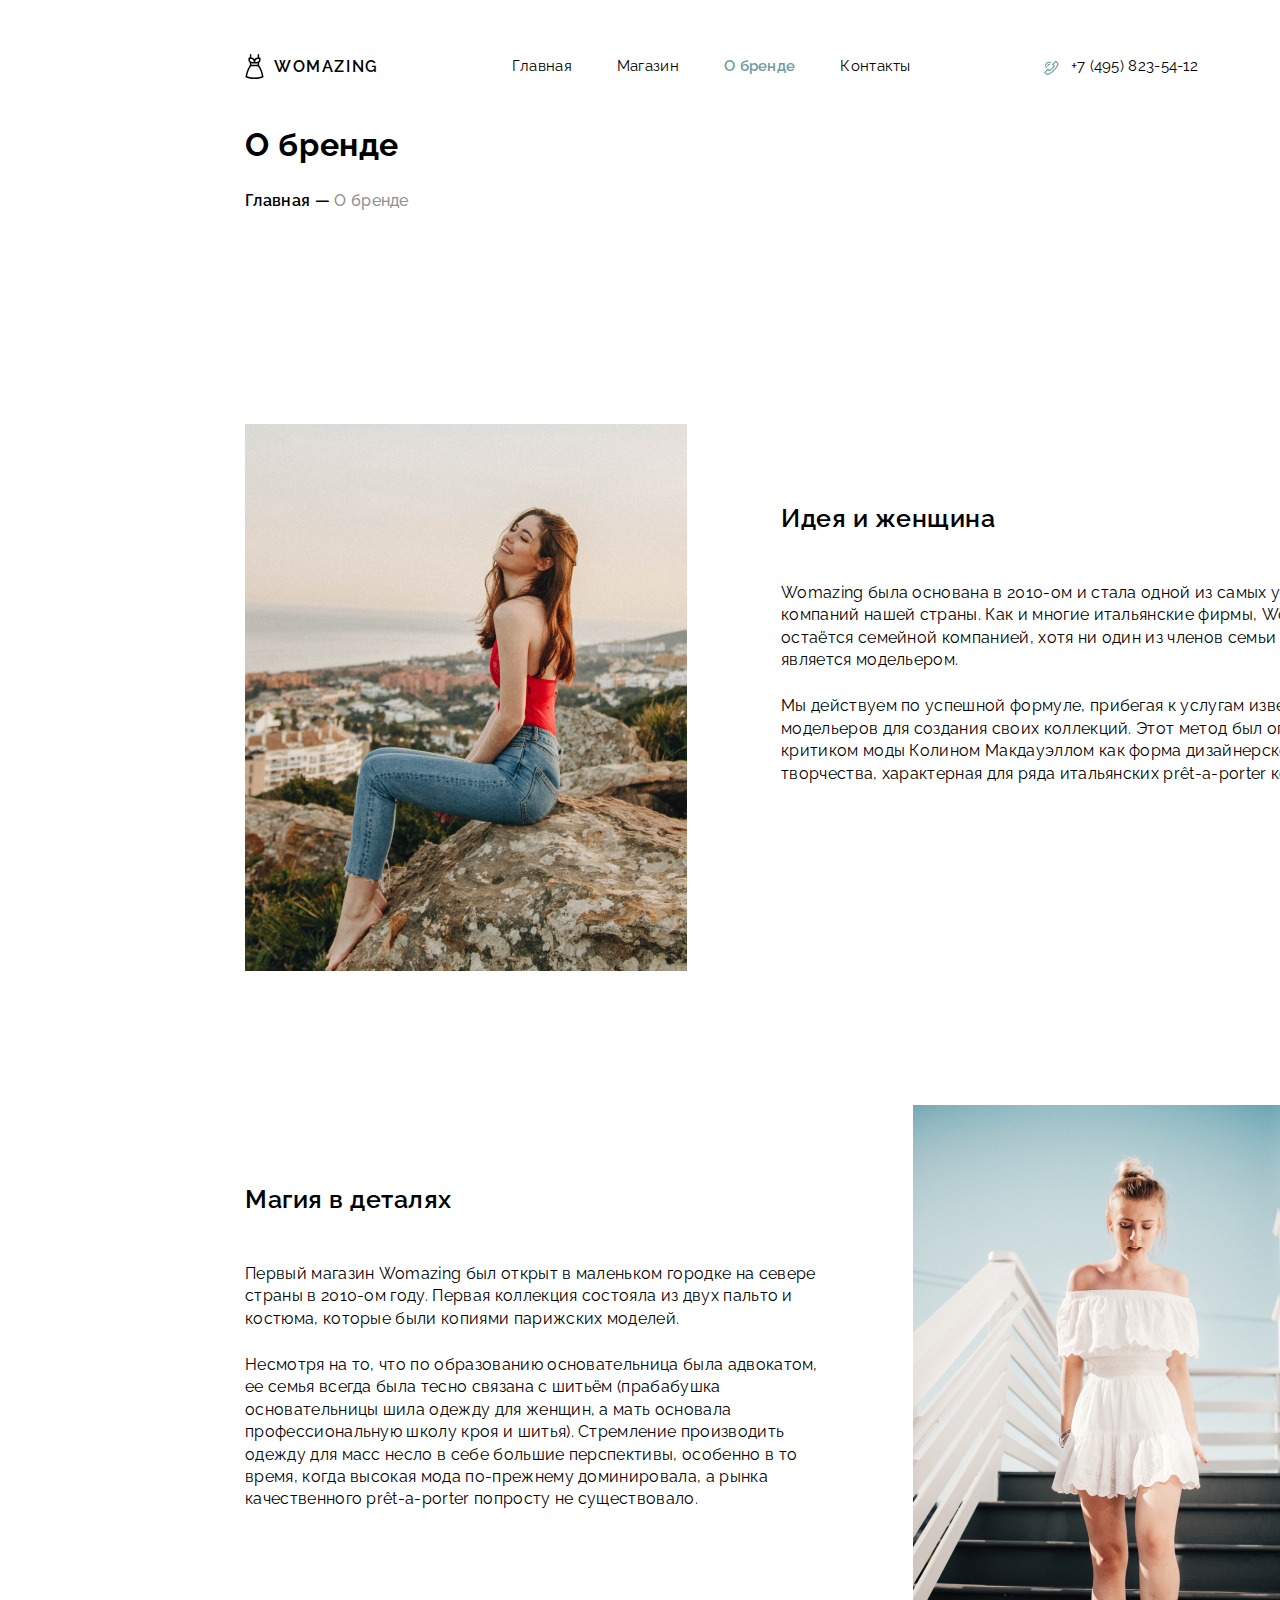
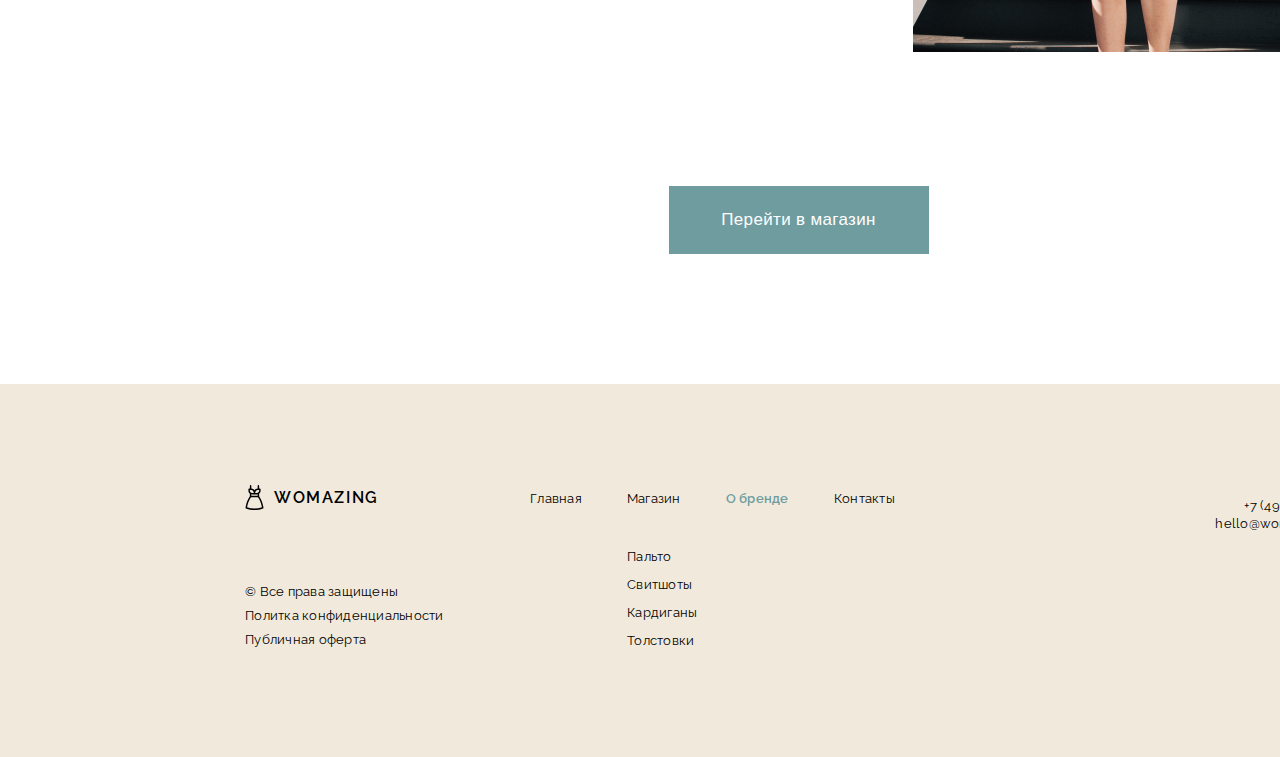
<file: about.html>
<!DOCTYPE html>
<html lang="en">
<head>
    <meta charset="UTF-8">
    <title>WOMAZING</title>
    <link href="https://fonts.googleapis.com/css2?family=Raleway&display=swap" rel="stylesheet">
    <link rel="stylesheet" href="main.css">
    <link rel="stylesheet" href="about.css">
</head>
<body>
<header>
    <div class="logo">
        <object class="logo" type="image/svg+xml" data="img/icons/dress.svg">Your browser does not support SVGs</object>
        <p class="logo">WOMAZING</p>
    </div>
    <nav class="main-navbar">
        <ul>
            <li><a href="main.html">Главная</a></li>
            <li><a href="shop_page.html">Магазин</a></li>
            <li class="active-link">О бренде</li>
            <li><a href="contacts.html">Контакты</a></li>
        </ul>
    </nav>
    <div class="tel">
        <object class="tel" type="image/svg+xml" data="img/icons/phone.svg">Your browser does not support SVGs</object>
        <p>+7 (495) 823-54-12</p>
    </div>
    <div class="shop-cart">
        <a href="cart.html"><img src="img/icons/shop-card.svg" alt=""></a>
    </div>
</header>

<h1>О бренде</h1>
<div class="nav_scrums">
    <p>Главная</p>
    <p>&mdash;</p>
    <p class="active_scrum">О бренде</p>
</div>

<article>
    <div class="picture">
        <img src="img/about-1.png" alt="">
    </div>
    <div class="txt">
        <h3>Идея и женщина</h3>
        <p class="content">
            Womazing была основана в 2010-ом и стала одной из самых успешных компаний нашей страны. Как и многие итальянские фирмы, Womazing остаётся семейной компанией, хотя ни один из членов семьи не является модельером.
        </p>
        <p class="content">
            Мы действуем по успешной формуле, прибегая к услугам известных модельеров для создания своих коллекций. Этот метод был описан критиком моды Колином Макдауэллом как форма дизайнерского со-творчества, характерная для ряда итальянских prêt-a-porter компаний.
        </p>
    </div>
</article>

<article>
    <div class="txt">
        <h3>Магия в деталях</h3>
        <p class="content">
            Первый магазин Womazing был открыт в маленьком городке на севере страны в 2010-ом году. Первая коллекция состояла из двух пальто и костюма, которые были копиями парижских моделей.
        </p>
        <p class="content">
            Несмотря на то, что по образованию основательница была адвокатом, ее семья всегда была тесно связана с шитьём (прабабушка основательницы шила одежду для женщин, а мать основала профессиональную школу кроя и шитья). Стремление производить одежду для масс несло в себе большие перспективы, особенно в то время, когда высокая мода по-прежнему доминировала, а рынка качественного prêt-a-porter попросту не существовало.
        </p>
    </div>
    <div class="picture">
        <img src="img/about-2.png" alt="">
    </div>
</article>

<button class="open-shop"><a href="shop_page.html">Перейти в магазин</a></button>

<footer>
    <div class="footer-left">
        <div class="logo">
            <object class="logo" type="image/svg+xml" data="img/icons/dress.svg">Your browser does not support SVGs
            </object>
            <p class="logo">WOMAZING</p>
        </div>
        <div class="rights">
            <p>&copy; Все права защищены</p>
            <p>Политка конфиденциальности</p>
            <p>Публичная оферта</p>
        </div>
    </div>

    <div class="footer-center">
        <nav class="footer-navbar">
            <ul>
                <li><a href="main.html" >Главная</a></li>
                <li><a href="shop_page.html">Магазин</a></li>
                <li class="active-link">О бренде</li>
                <li><a href="contacts.html">Контакты</a></li>
            </ul>
        </nav>
        <ul class="categories">
            <li><a href="#">Пальто</a></li>
            <li><a href="#">Свитшоты</a></li>
            <li><a href="#">Кардиганы</a></li>
            <li><a href="#">Толстовки</a></li>
        </ul>
    </div>

    <div class="footer-right">
        <div class="contacts">
            <p>+7 (495) 823-54-12</p>
            <p>hello@womazing.com</p>
        </div>
        <div class="socials">
            <object class="inst" type="image/svg+xml" data="img/icons/instagram.svg">Your browser does not support
                SVGs
            </object>
            <object class="facebook" type="image/svg+xml" data="img/icons/facebook.svg">Your browser does not support
                SVGs
            </object>
            <object class="twitter" type="image/svg+xml" data="img/icons/twitter.svg">Your browser does not support
                SVGs
            </object>
        </div>
        <img class="payment" src="img/visa-mc.png" alt="">
    </div>
</footer>

</body>
</html>
</file>
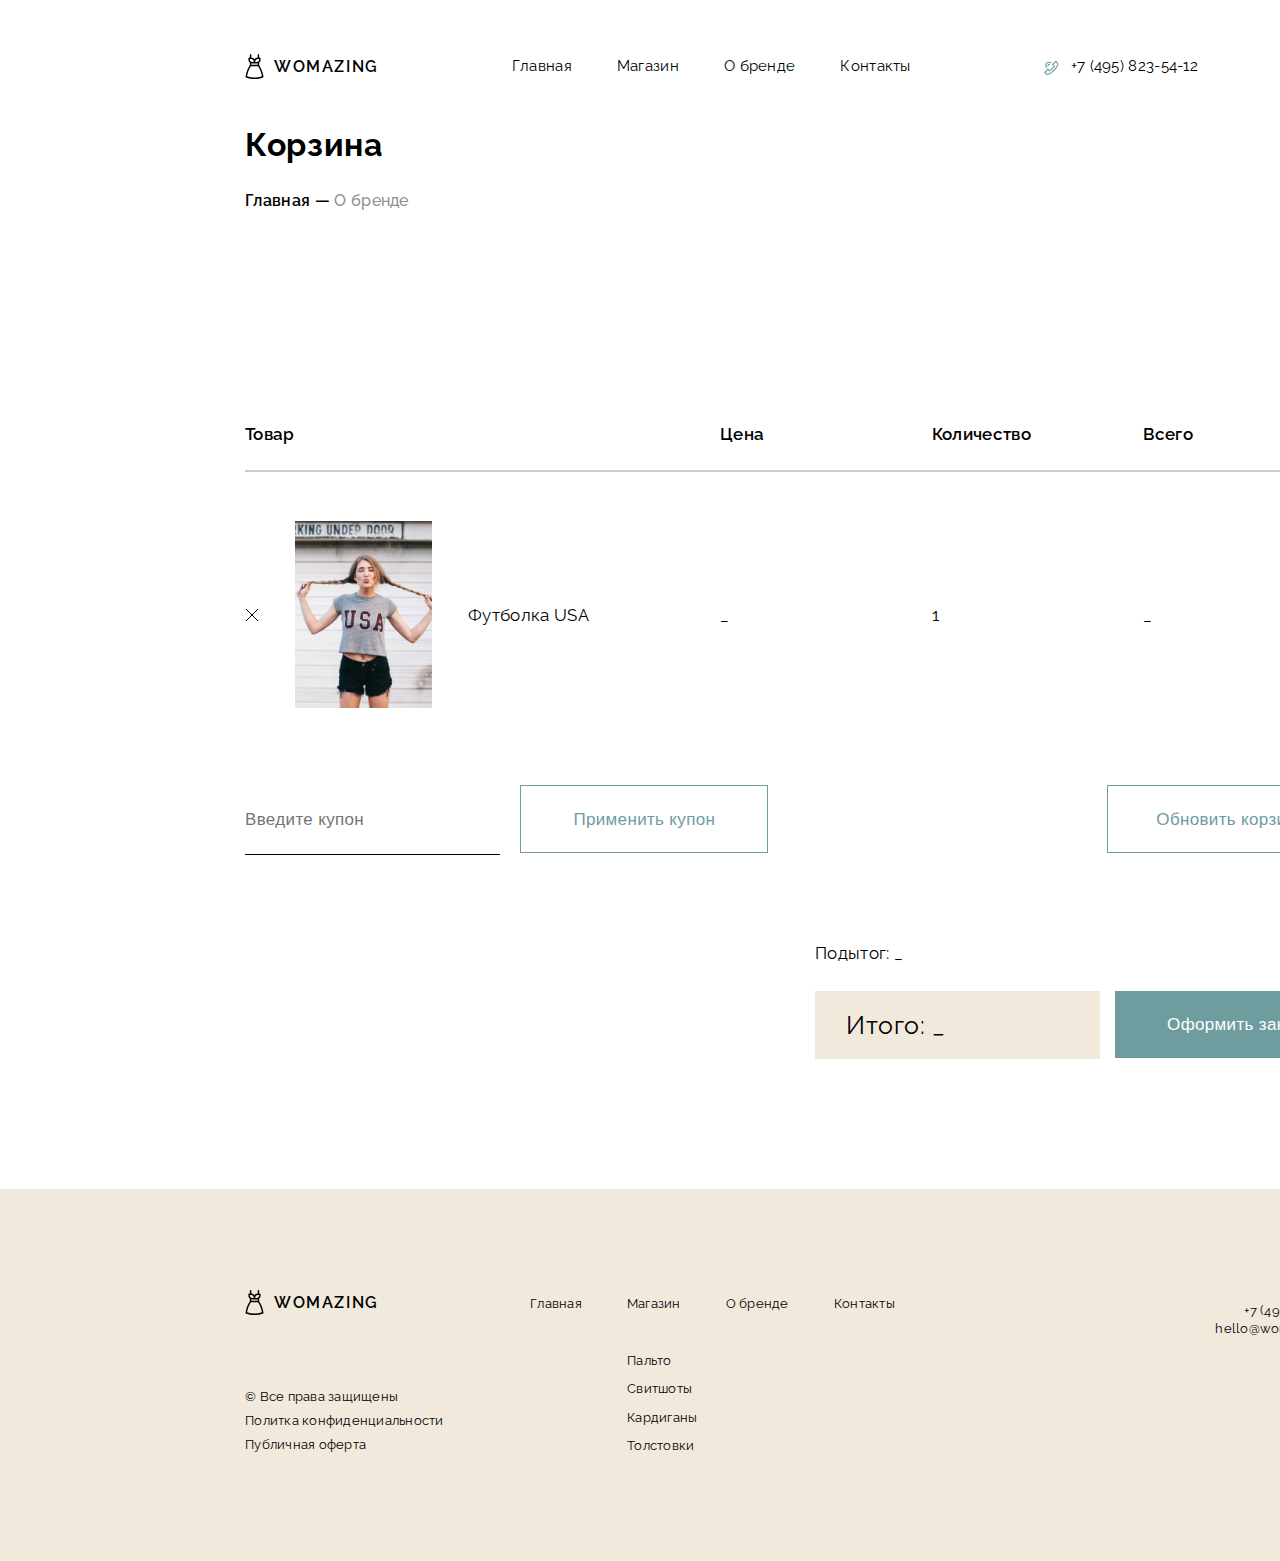
<file: cart.html>
<!DOCTYPE html>
<html lang="en">
<head>
    <meta charset="UTF-8">
    <title>WOMAZING</title>
    <link href="https://fonts.googleapis.com/css2?family=Raleway&display=swap" rel="stylesheet">
    <link rel="stylesheet" href="main.css">
    <link rel="stylesheet" href="cart.css">
</head>
<body>

<header>
    <div class="logo">
        <object class="logo" type="image/svg+xml" data="img/icons/dress.svg">Your browser does not support SVGs</object>
        <p class="logo">WOMAZING</p>
    </div>
    <nav class="main-navbar">
        <ul>
            <li><a href="main.html">Главная</a></li>
            <li><a href="shop_page.html">Магазин</a></li>
            <li><a href="about.html">О бренде</a></li>
            <li><a href="contacts.html">Контакты</a></li>
        </ul>
    </nav>
    <div class="tel">
        <object class="tel" type="image/svg+xml" data="img/icons/phone.svg">Your browser does not support SVGs</object>
        <p>+7 (495) 823-54-12</p>
    </div>
    <div class="shop-cart">
        <img src="img/icons/shop-cart.svg" alt="">
    </div>
</header>

<h1>Корзина</h1>
<div class="nav_scrums">
    <p>Главная</p>
    <p>&mdash;</p>
    <p class="active_scrum">О бренде</p>
</div>

<div class="cart-names">
    <p>Товар</p>
    <p>Цена</p>
    <p>Количество</p>
    <p>Всего</p>
</div>

<hr>

<div class="cart-values">
    <p class="item">
        <object class="shop-cart" type="image/svg+xml" data="img/icons/cross.svg">Your browser does not support SVGs>
        </object>
        <img src="img/new-collection1.png" alt="товар">
        Футболка USA
    </p>
    <p class="cost">_</p>
    <p class="amount">1</p>
    <p class="cost-sum">_</p>
</div>

<div class="cart-actions">
    <input type="text" placeholder="Введите купон">
    <button>Применить купон</button>
    <button>Обновить корзину</button>
</div>
<div class="cart-cost">
    <p>Подытог: _</p>
    <div>
        <p>Итого: _</p>
        <button><a href="checkout.html">Оформить заказ</a></button>
    </div>
</div>


<footer>
    <div class="footer-left">
        <div class="logo">
            <object class="logo" type="image/svg+xml" data="img/icons/dress.svg">Your browser does not support SVGs
            </object>
            <p class="logo">WOMAZING</p>
        </div>
        <div class="rights">
            <p>&copy; Все права защищены</p>
            <p>Политка конфиденциальности</p>
            <p>Публичная оферта</p>
        </div>
    </div>

    <div class="footer-center">
        <nav class="footer-navbar">
            <ul>
                <li><a href="main.html">Главная</a></li>
                <li><a href="shop_page.html">Магазин</a></li>
                <li><a href="about.html">О бренде</a></li>
                <li><a href="contacts.html">Контакты</a></li>
            </ul>
        </nav>
        <ul class="categories">
            <li><a href="#">Пальто</a></li>
            <li><a href="#">Свитшоты</a></li>
            <li><a href="#">Кардиганы</a></li>
            <li><a href="#">Толстовки</a></li>
        </ul>
    </div>

    <div class="footer-right">
        <div class="contacts">
            <p>+7 (495) 823-54-12</p>
            <p>hello@womazing.com</p>
        </div>
        <div class="socials">
            <object class="inst" type="image/svg+xml" data="img/icons/instagram.svg">Your browser does not support
                SVGs
            </object>
            <object class="facebook" type="image/svg+xml" data="img/icons/facebook.svg">Your browser does not support
                SVGs
            </object>
            <object class="twitter" type="image/svg+xml" data="img/icons/twitter.svg">Your browser does not support
                SVGs
            </object>
        </div>
        <img class="payment" src="img/visa-mc.png" alt="">
    </div>
</footer>


</body>
</html>
</file>
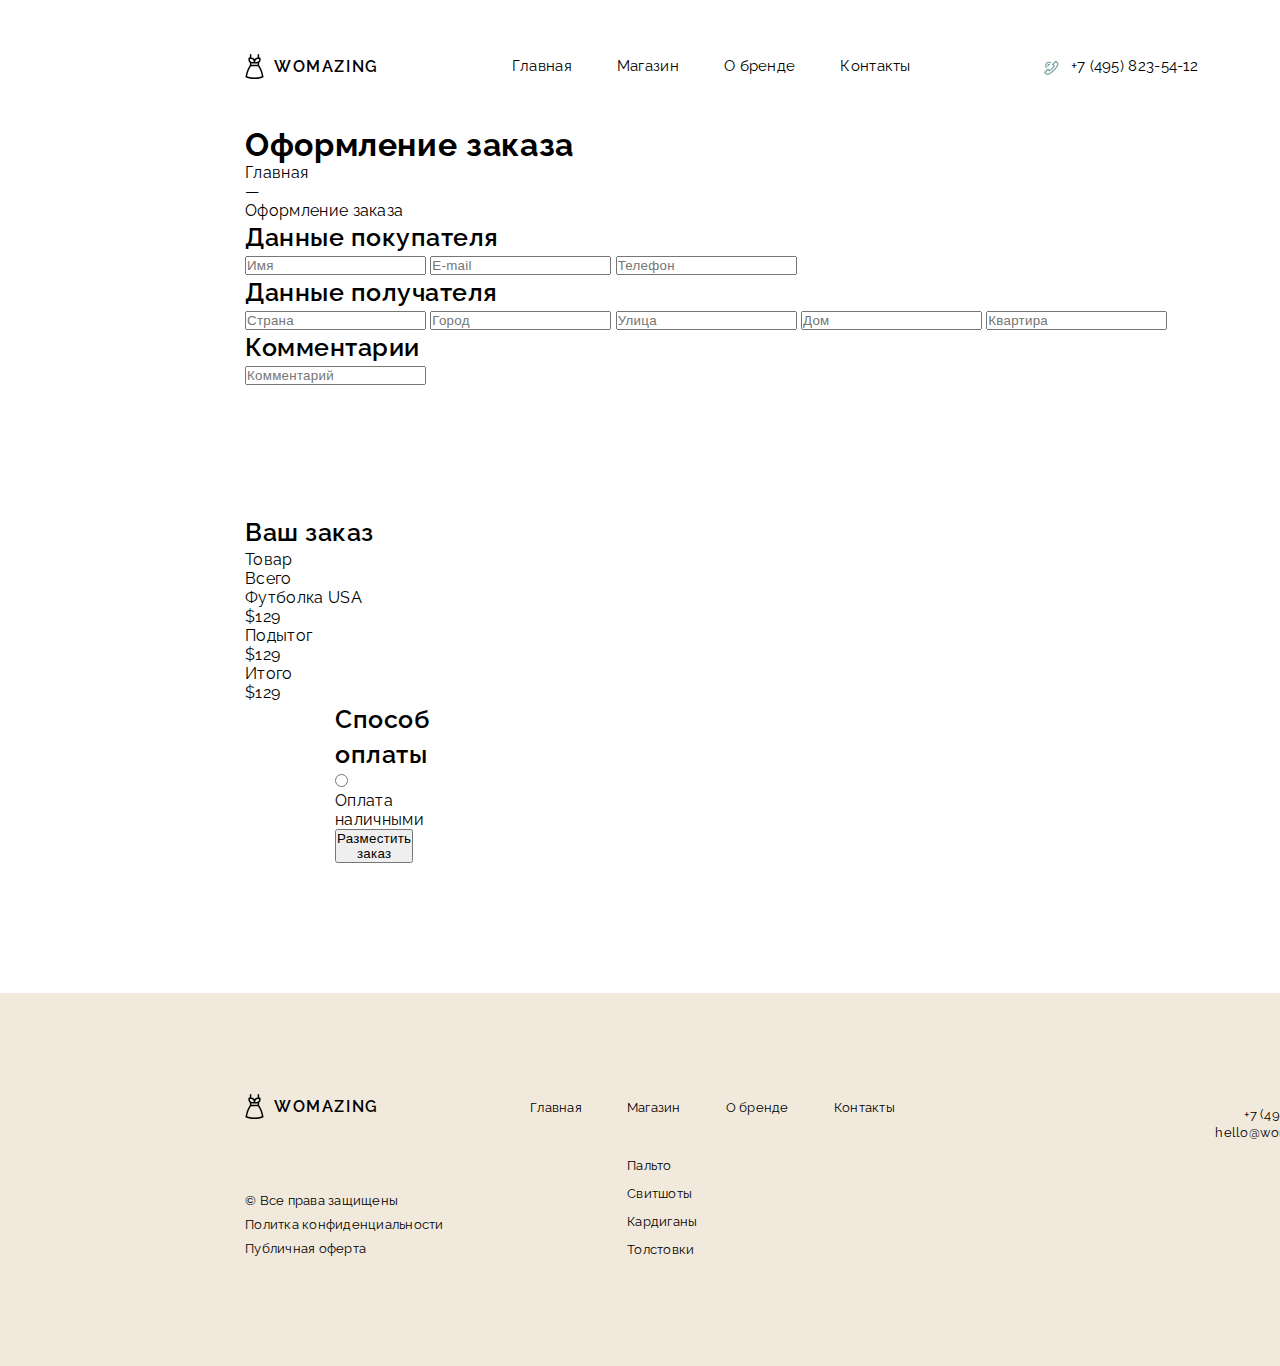
<file: checkout.html>
<!DOCTYPE html>
<html lang="en">
<head>
    <meta charset="UTF-8">
    <title>WOMAZING</title>
    <link href="https://fonts.googleapis.com/css2?family=Raleway&display=swap" rel="stylesheet">
    <link rel="stylesheet" href="main.css">
    <link rel="stylesheet" href="checkout.css">
</head>
<body>

<header>
    <div class="logo">
        <object class="logo" type="image/svg+xml" data="img/icons/dress.svg">Your browser does not support SVGs</object>
        <p class="logo">WOMAZING</p>
    </div>
    <nav class="main-navbar">
        <ul>
            <li><a href="main.html">Главная</a></li>
            <li><a href="shop_page.html">Магазин</a></li>
            <li><a href="about.html">О бренде</a></li>
            <li><a href="contacts.html">Контакты</a></li>
        </ul>
    </nav>
    <div class="tel">
        <object class="tel" type="image/svg+xml" data="img/icons/phone.svg">Your browser does not support SVGs</object>
        <p>+7 (495) 823-54-12</p>
    </div>
    <div class="shop-cart">
        <img src="img/icons/shop-cart.svg" alt="">
    </div>
</header>


<h1>Оформление заказа</h1>
<div class="nav_scrums">
    <p>Главная</p>
    <p>&mdash;</p>
    <p class="active_scrum">Оформление заказа</p>
</div>

<main>
    <section class="left">
        <div class="info">
            <h3>Данные покупателя</h3>
            <form action="">
                <input type="text" placeholder="Имя">
                <input type="text" placeholder="E-mail">
                <input type="text" placeholder="Телефон">
            </form>
        </div>
        <div class="address">
            <h3>Данные получателя</h3>

            <form action="">
                <input type="text" placeholder="Страна">
                <input type="text" placeholder="Город">
                <input type="text" placeholder="Улица">
                <input type="text" placeholder="Дом">
                <input type="text" placeholder="Квартира">
            </form>
        </div>
        <div class="comment">
            <h3>Комментарии</h3>
            <form action="">
                <input type="text" placeholder="Комментарий">
            </form>
        </div>
    </section>
    <section class="right">
        <div class="checkout">
            <h3>Ваш заказ</h3>
            <div class="name">
                <p>Товар</p>
                <p>Всего</p>
            </div>
            <div class="item">
                <p>Футболка USA</p>
                <p>$129</p>
            </div>
            <div class="cost">
                <p>Подытог</p>
                <p>$129</p>
            </div>
            <div class="total">
                <p>Итого</p>
                <p>$129</p>
            </div>
        </div>
        <div class="payment">
            <h3>Способ оплаты</h3>
            <input type="radio">Оплата наличными
            <button>Разместить заказ</button>
        </div>
    </section>
</main>

<footer>
    <div class="footer-left">
        <div class="logo">
            <object class="logo" type="image/svg+xml" data="img/icons/dress.svg">Your browser does not support SVGs
            </object>
            <p class="logo">WOMAZING</p>
        </div>
        <div class="rights">
            <p>&copy; Все права защищены</p>
            <p>Политка конфиденциальности</p>
            <p>Публичная оферта</p>
        </div>
    </div>

    <div class="footer-center">
        <nav class="footer-navbar">
            <ul>
                <li><a href="main.html">Главная</a></li>
                <li><a href="shop_page.html">Магазин</a></li>
                <li><a href="about.html">О бренде</a></li>
                <li><a href="contacts.html">Контакты</a></li>
            </ul>
        </nav>
        <ul class="categories">
            <li><a href="#">Пальто</a></li>
            <li><a href="#">Свитшоты</a></li>
            <li><a href="#">Кардиганы</a></li>
            <li><a href="#">Толстовки</a></li>
        </ul>
    </div>

    <div class="footer-right">
        <div class="contacts">
            <p>+7 (495) 823-54-12</p>
            <p>hello@womazing.com</p>
        </div>
        <div class="socials">
            <object class="inst" type="image/svg+xml" data="img/icons/instagram.svg">Your browser does not support
                SVGs
            </object>
            <object class="facebook" type="image/svg+xml" data="img/icons/facebook.svg">Your browser does not support
                SVGs
            </object>
            <object class="twitter" type="image/svg+xml" data="img/icons/twitter.svg">Your browser does not support
                SVGs
            </object>
        </div>
        <img class="payment" src="img/visa-mc.png" alt="">
    </div>
</footer>

</body>
</html>
</file>
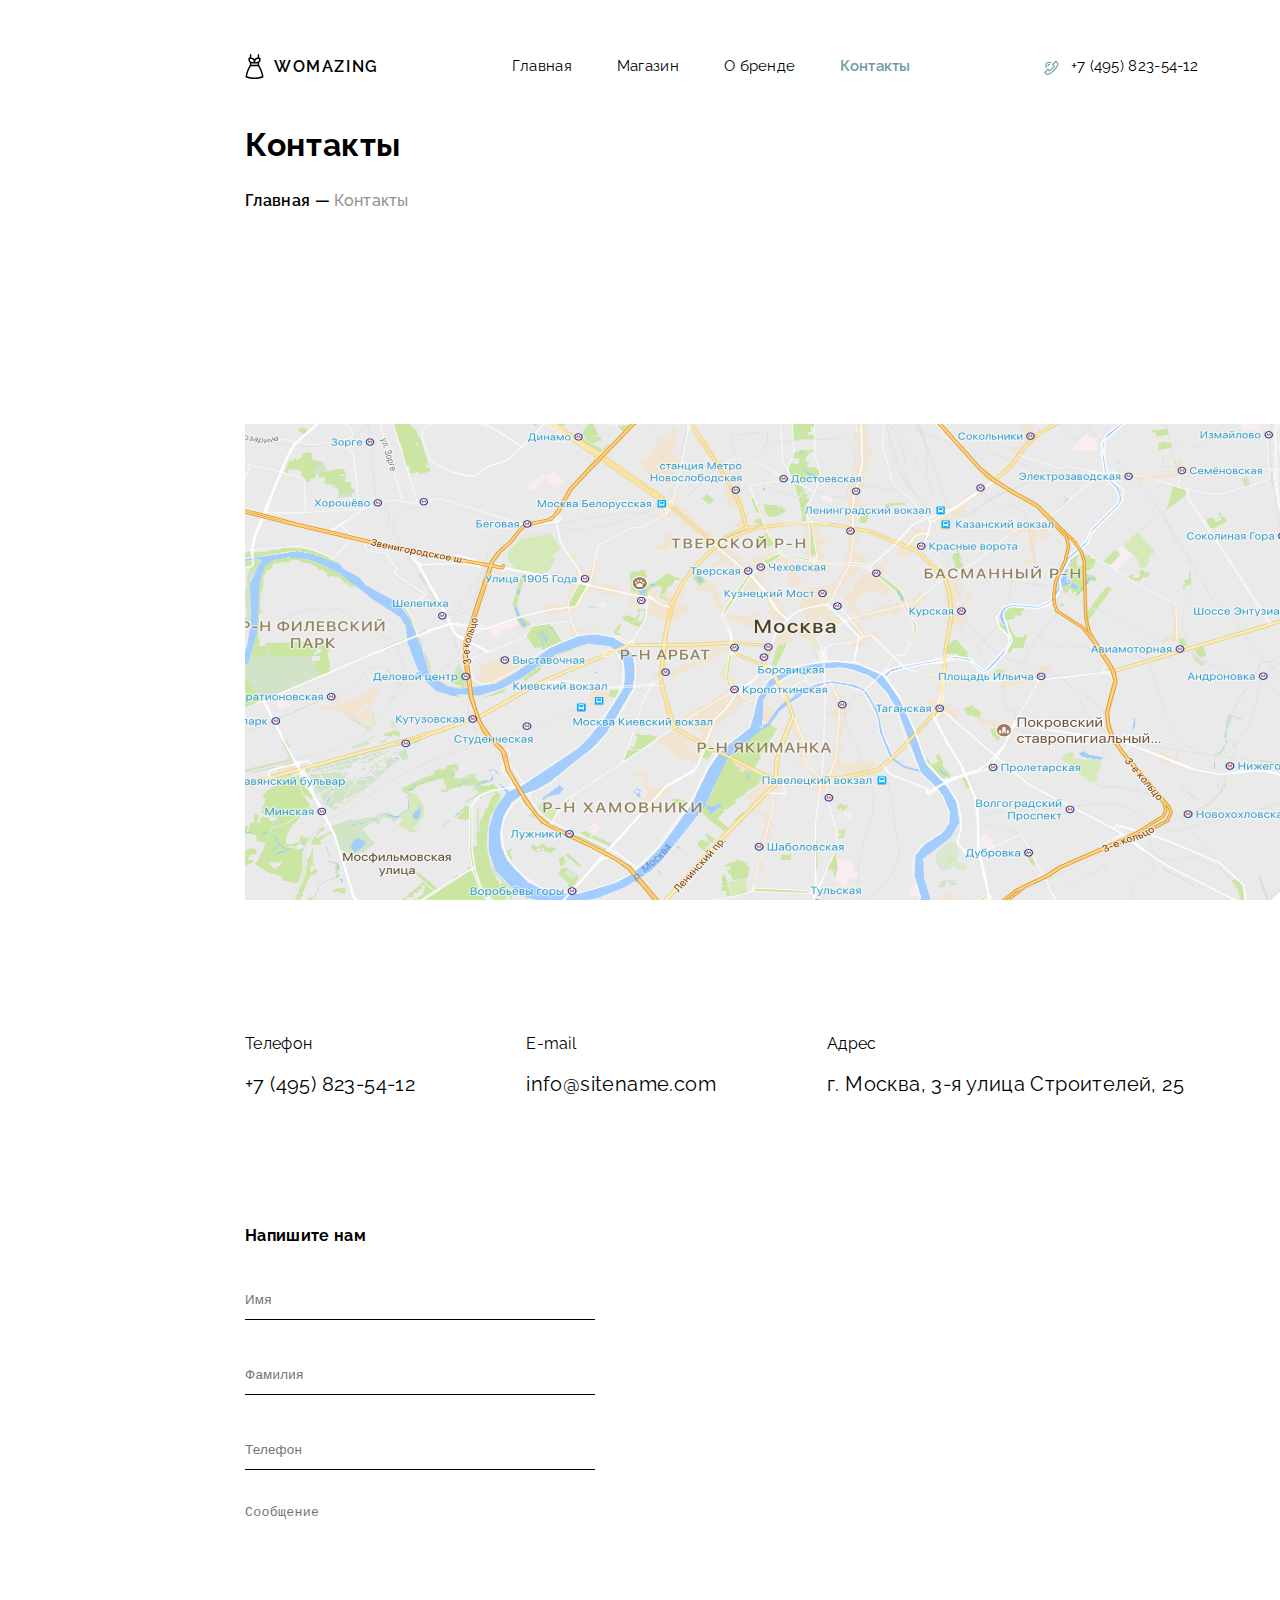
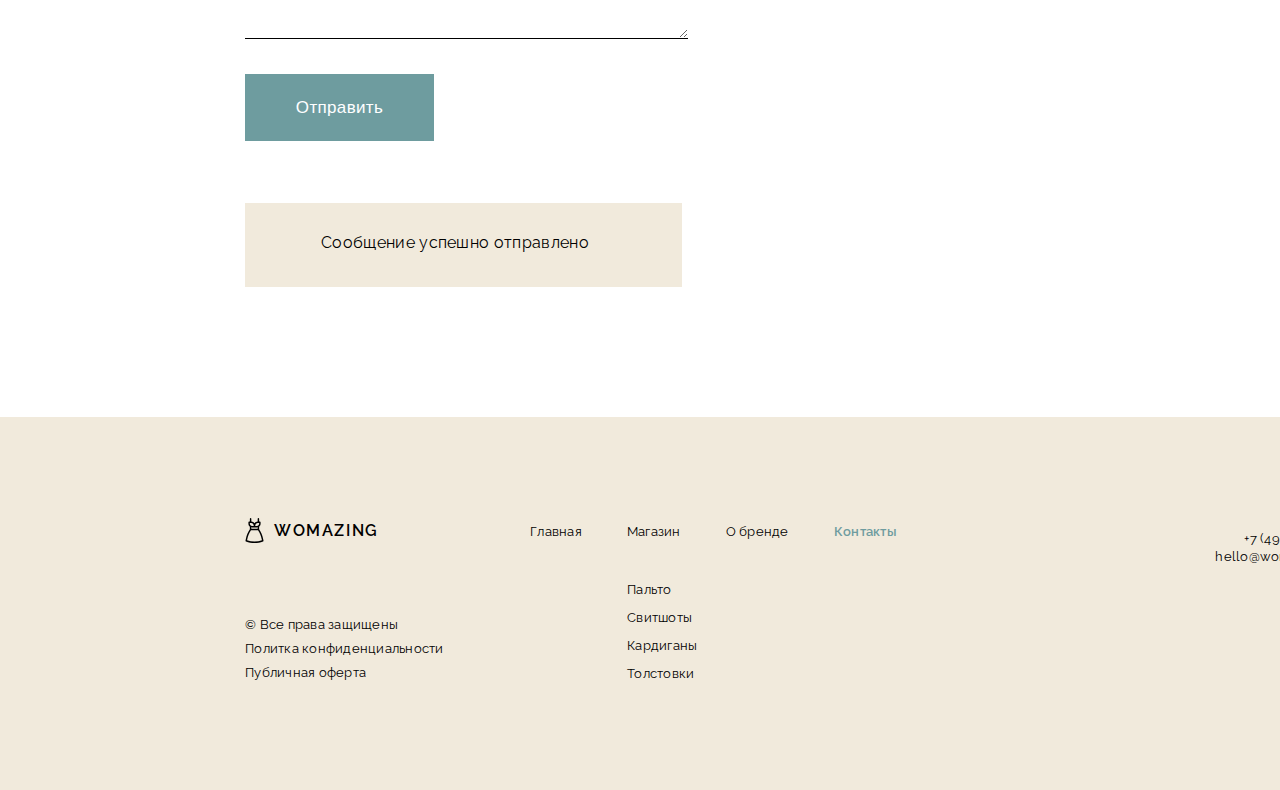
<file: contacts.html>
<!DOCTYPE html>
<html lang="en">
<head>
    <meta charset="UTF-8">
    <title>WOMAZING</title>
    <link href="https://fonts.googleapis.com/css2?family=Raleway&display=swap" rel="stylesheet">
    <link rel="stylesheet" href="main.css">
    <link rel="stylesheet" href="contacts.css">
</head>
<body>

<header>
    <div class="logo">
        <object class="logo" type="image/svg+xml" data="img/icons/dress.svg">Your browser does not support SVGs</object>
        <p class="logo">WOMAZING</p>
    </div>
    <nav class="main-navbar">
        <ul>
            <li><a href="main.html">Главная</a></li>
            <li><a href="shop_page.html">Магазин</a></li>
            <li><a href="about.html">О бренде</a></li>
            <li class="active-link">Контакты</li>
        </ul>
    </nav>
    <div class="tel">
        <object class="tel" type="image/svg+xml" data="img/icons/phone.svg">Your browser does not support SVGs</object>
        <p>+7 (495) 823-54-12</p>
    </div>
    <div class="shop-cart">
        <a href="cart.html"><img src="img/icons/shop-card.svg" alt=""></a>
    </div>
</header>

<h1>Контакты</h1>
<div class="nav_scrums">
    <p>Главная</p>
    <p>&mdash;</p>
    <p class="active_scrum">Контакты</p>
</div>

<img class="map" src="img/map.png" alt="карта">

<div class="contact-row">
    <div class="c-r_tel">
        <p>Телефон</p>
        <p>+7 (495) 823-54-12</p>
    </div>

    <div class="c-r_email">
        <p>E-mail</p>
        <p>info@sitename.com</p>
    </div>

    <div class="c-r_address">
        <p>Адрес</p>
        <p>г. Москва, 3-я улица Строителей, 25</p>
    </div>
</div>

<form action="#">
    <h4>Напишите нам</h4>
    <input type="text" placeholder="Имя">
    <input type="text" placeholder="Фамилия">
    <input type="text" placeholder="Телефон">
    <textarea placeholder="Сообщение" cols="30" rows="10"></textarea>
    <button><a href="#">Отправить</a></button>
</form>
<div class="success">Сообщение успешно отправлено</div>

<footer>
    <div class="footer-left">
        <div class="logo">
            <object class="logo" type="image/svg+xml" data="img/icons/dress.svg">Your browser does not support SVGs
            </object>
            <p class="logo">WOMAZING</p>
        </div>
        <div class="rights">
            <p>&copy; Все права защищены</p>
            <p>Политка конфиденциальности</p>
            <p>Публичная оферта</p>
        </div>
    </div>

    <div class="footer-center">
        <nav class="footer-navbar">
            <ul>
                <li><a href="main.html" >Главная</a></li>
                <li><a href="shop_page.html">Магазин</a></li>
                <li><a href="about.html">О бренде</a></li>
                <li class="active-link">Контакты</li>
            </ul>
        </nav>
        <ul class="categories">
            <li><a href="#">Пальто</a></li>
            <li><a href="#">Свитшоты</a></li>
            <li><a href="#">Кардиганы</a></li>
            <li><a href="#">Толстовки</a></li>
        </ul>
    </div>

    <div class="footer-right">
        <div class="contacts">
            <p>+7 (495) 823-54-12</p>
            <p>hello@womazing.com</p>
        </div>
        <div class="socials">
            <object class="inst" type="image/svg+xml" data="img/icons/instagram.svg">Your browser does not support
                SVGs
            </object>
            <object class="facebook" type="image/svg+xml" data="img/icons/facebook.svg">Your browser does not support
                SVGs
            </object>
            <object class="twitter" type="image/svg+xml" data="img/icons/twitter.svg">Your browser does not support
                SVGs
            </object>
        </div>
        <img class="payment" src="img/visa-mc.png" alt="">
    </div>
</footer>


</body>
</html>
</file>
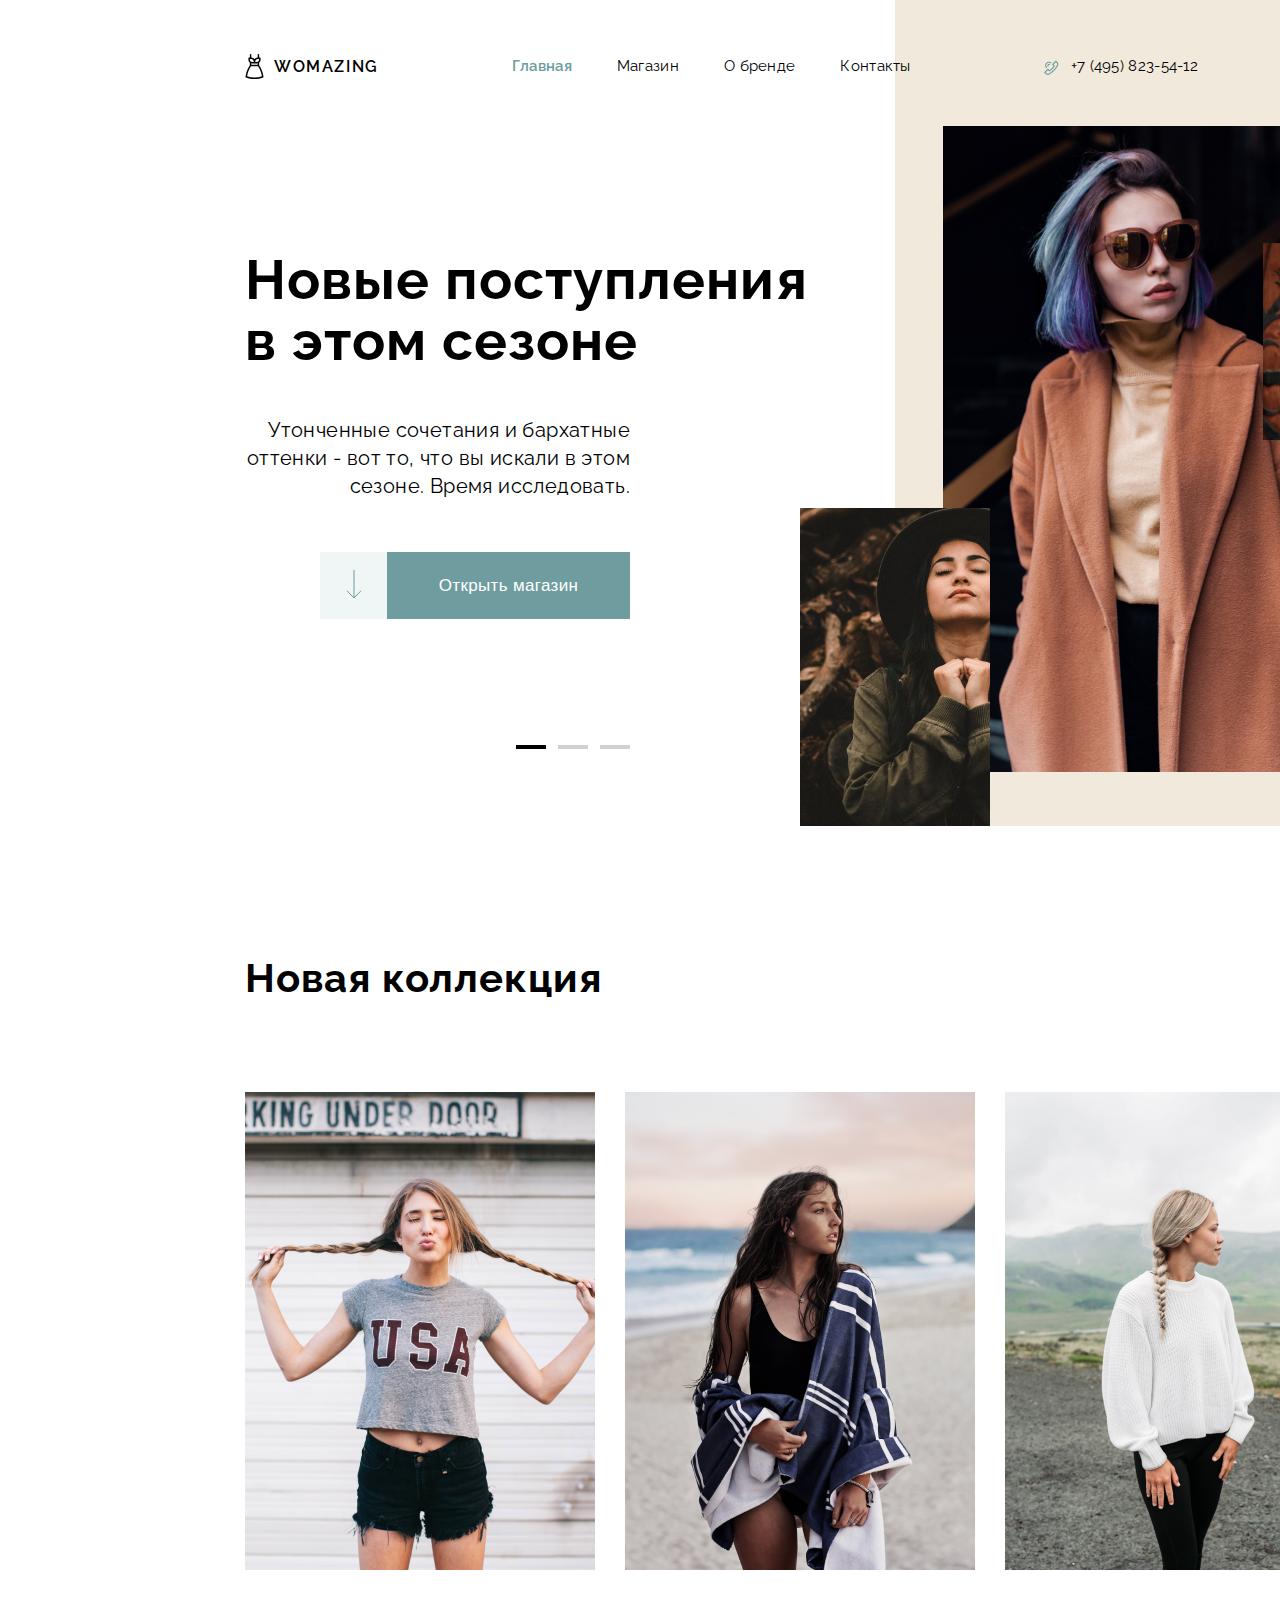
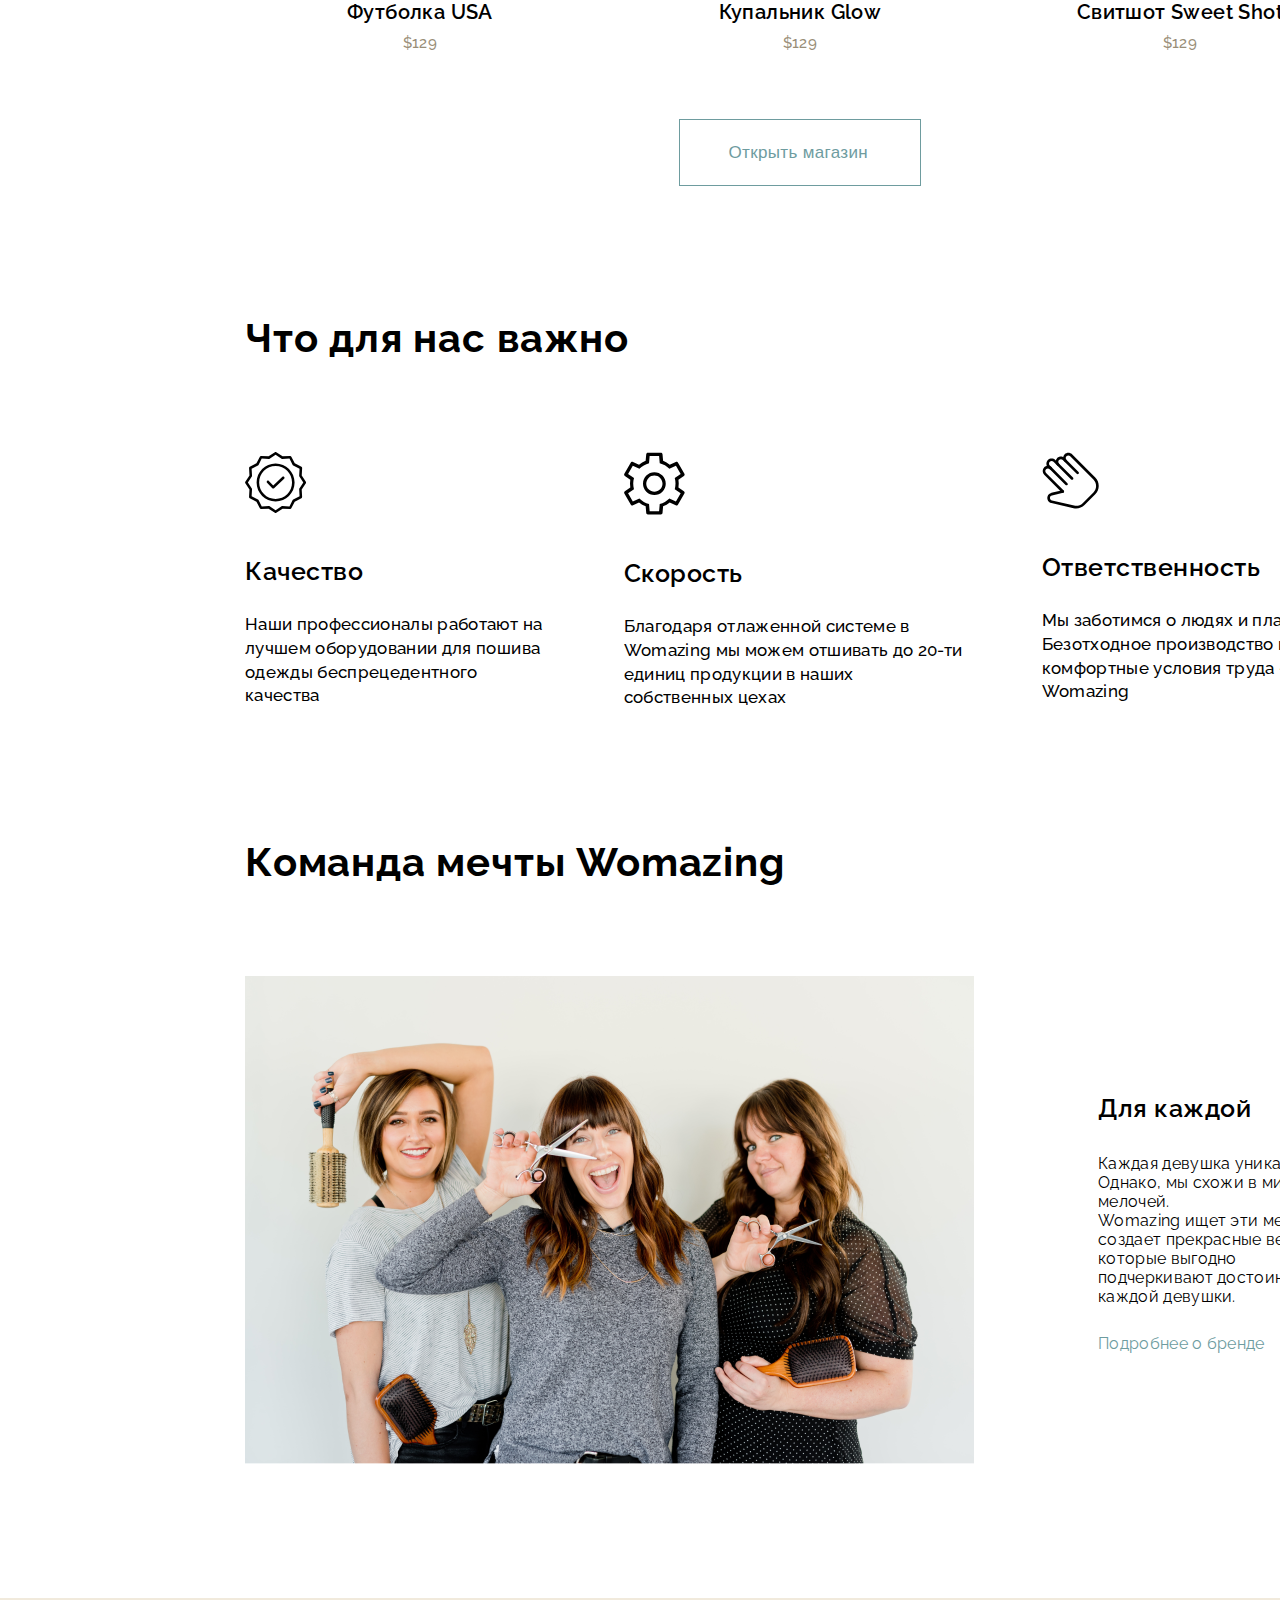
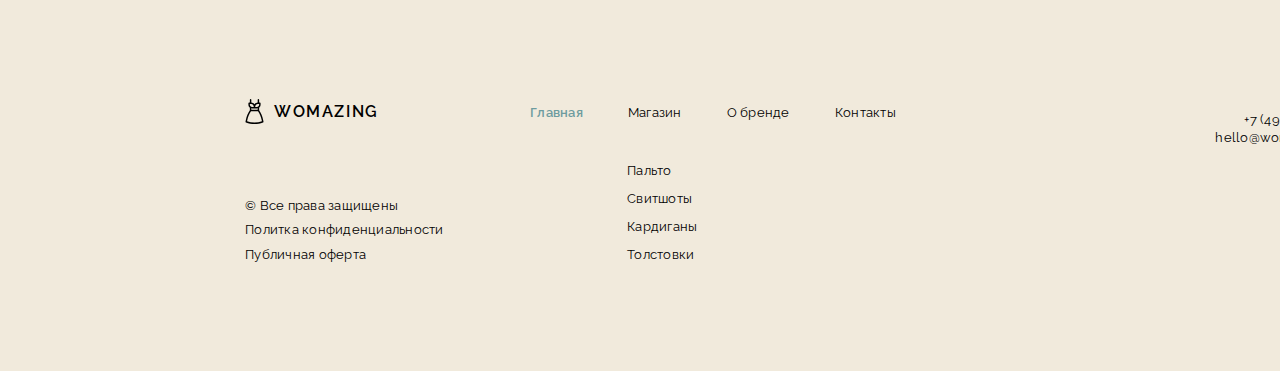
<file: main.html>
<!DOCTYPE html>
<html lang="en">
<head>
    <meta charset="UTF-8">
    <title>WOMAZING</title>
    <link href="https://fonts.googleapis.com/css2?family=Raleway&display=swap" rel="stylesheet">
    <link rel="stylesheet" href="main.css">
</head>
<body>
<header>
    <div class="logo">
        <object class="logo" type="image/svg+xml" data="img/icons/dress.svg">Your browser does not support SVGs</object>
        <p class="logo">WOMAZING</p>
    </div>
    <nav class="main-navbar">
        <ul>
            <li class="active-link">Главная</li>
            <li><a href="shop_page.html">Магазин</a></li>
            <li><a href="about.html">О бренде</a></li>
            <li><a href="contacts.html">Контакты</a></li>
        </ul>
    </nav>
    <div class="tel">
        <object class="tel" type="image/svg+xml" data="img/icons/phone.svg">Your browser does not support SVGs</object>
        <p>+7 (495) 823-54-12</p>
    </div>
    <div class="shop-cart">
        <a href="cart.html"><img src="img/icons/shop-card.svg" alt=""></a>
    </div>
</header>

<section class="main-page">
    <article class="left-side">
        <div class="main-slider">
            <div class="m-s_slide slide1">
                <h1 class="slider_name">
                    Новые поступления в этом сезоне
                </h1>
                <p class="slider_text">
                    Утонченные сочетания и бархатные оттенки - вот то, что вы искали в этом сезоне. Время исследовать.
                </p>
            </div>

            <div class="m-s_slide slide2">
                <h1 class="slider_name">
                    Что-то новенькое. Мы заждались тебя.
                </h1>
                <p class="slider_text">
                    Надоело искать себя в сером городе? Настало время новых идей, свежих красок и вдохновения с
                    Womazing!
                </p>
            </div>

            <div class="m-s_slide slide3">
                <h1 class="slider_name">
                    Включай новый сезон с WOMAZING
                </h1>
                <p class="slider_text">
                    Мы обновили ассортимент - легендарные коллекции и новинки от отечественных дизайнеров
                </p>
            </div>
            <div class="buttons">

                <button class="arrow-down">
                    <a href="#second-page">
                        <object class="arrow-down" type="image/svg+xml" data="img/icons/arrow.svg">Your browser does not
                            support SVGs
                        </object>
                    </a>
                </button>

                <button class="open-shop1"><a href="shop_page.html">Открыть магазин</a></button>
            </div>

            <div class="m-s_indicators">
                <hr class="m-s_indicator active-slide">
                <hr class="m-s_indicator">
                <hr class="m-s_indicator">
            </div>
        </div>
    </article>

    <article class="right-side">
        <div class="r-s_back"></div>
        <img class="m-p_photo1" src="img/hp1.png" alt="main photo">
        <img class="m-p_photo2" src="img/hp2.png" alt="second photo">
        <img class="m-p_photo3" src="img/hp3.png" alt="third photo">
    </article>
</section>

<section id="second-page" class="new-collection">
    <h2>Новая коллекция</h2>
    <div class="n-c_cards">
        <div class="n-c_card">
            <img src="img/new-collection1.png" alt="t-shirt">
            <div class="n-c_card__info">
                <p class="n-c_card__name">Футболка USA</p>
                <p class="n-c_card__price">$129</p>
            </div>
        </div>

        <div class="n-c_card">
            <img src="img/new-collection2.png" alt="bikini">
            <div class="n-c_card__info">
                <p class="n-c_card__name">Купальник Glow</p>
                <p class="n-c_card__price">$129</p>
            </div>
        </div>

        <div class="n-c_card">
            <img src="img/new-collection3.png" alt="sweather">
            <div class="n-c_card__info">
                <p class="n-c_card__name">Свитшот Sweet Shot</p>
                <p class="n-c_card__price">$129</p>
            </div>
        </div>
    </div>

    <button class="open-shop2"><a href="shop_page.html">Открыть магазин</a></button>
</section>

<section class="third-page">
    <h2>Что для нас важно</h2>
    <div class="values">
        <div>
            <object class="quality" type="image/svg+xml" data="img/icons/quality.svg">Your browser does not support
                SVGs
            </object>
            <h3 class="value_name">Качество</h3>
            <p class="value_text">Наши профессионалы работают на лучшем оборудовании для пошива одежды беспрецедентного
                качества</p>
        </div>

        <div>
            <object class="speed" type="image/svg+xml" data="img/icons/speed.svg">Your browser does not support SVGs
            </object>
            <h3 class="value_name">Скорость</h3>
            <p class="value_text">Благодаря отлаженной системе в Womazing мы можем отшивать до 20-ти единиц продукции в
                наших собственных цехах</p>
        </div>

        <div>
            <object class="responsibility" type="image/svg+xml" data="img/icons/responsibility.svg">Your browser does
                not support SVGs
            </object>
            <h3 class="value_name">Ответственность</h3>
            <p class="value_text">Мы заботимся о людях и планете. Безотходное производство и комфортные условия труда -
                все это Womazing</p>
        </div>
    </div>
</section>

<section class="fourth-page">
    <h2>Команда мечты Womazing</h2>
    <div class="staff">
        <div class="staff_img">
            <img src="img/staff.png" alt="staff">
        </div>
        <div class="staff_text">
            <h3 class="s_t__name">Для каждой</h3>
            <div class="s_t__description">
                <p>Каждая девушка уникальна. Однако, мы схожи в миллионе мелочей.</p>
                <p>Womazing ищет эти мелочи и создает прекрасные вещи, которые выгодно подчеркивают достоинства каждой
                    девушки.</p>
            </div>
            <a href="#">Подробнее о бренде</a>
        </div>
    </div>
</section>

<footer>
    <div class="footer-left">
        <div class="logo">
            <object class="logo" type="image/svg+xml" data="img/icons/dress.svg">Your browser does not support SVGs
            </object>
            <p class="logo">WOMAZING</p>
        </div>
        <div class="rights">
            <p>&copy; Все права защищены</p>
            <p>Политка конфиденциальности</p>
            <p>Публичная оферта</p>
        </div>
    </div>

    <div class="footer-center">
        <nav class="footer-navbar">
            <ul>
                <li class="active-link">Главная</li>
                <li><a href="shop_page.html">Магазин</a></li>
                <li><a href="about.html">О бренде</a></li>
                <li><a href="contacts.html">Контакты</a></li>
            </ul>
        </nav>
        <ul class="categories">
            <li><a href="#">Пальто</a></li>
            <li><a href="#">Свитшоты</a></li>
            <li><a href="#">Кардиганы</a></li>
            <li><a href="#">Толстовки</a></li>
        </ul>
    </div>

    <div class="footer-right">
        <div class="contacts">
            <p>+7 (495) 823-54-12</p>
            <p>hello@womazing.com</p>
        </div>
        <div class="socials">
            <object class="inst" type="image/svg+xml" data="img/icons/instagram.svg">Your browser does not support
                SVGs
            </object>
            <object class="facebook" type="image/svg+xml" data="img/icons/facebook.svg">Your browser does not support
                SVGs
            </object>
            <object class="twitter" type="image/svg+xml" data="img/icons/twitter.svg">Your browser does not support
                SVGs
            </object>
        </div>
        <img class="payment" src="img/visa-mc.png" alt="">
    </div>
</footer>

</body>
</html>
</file>
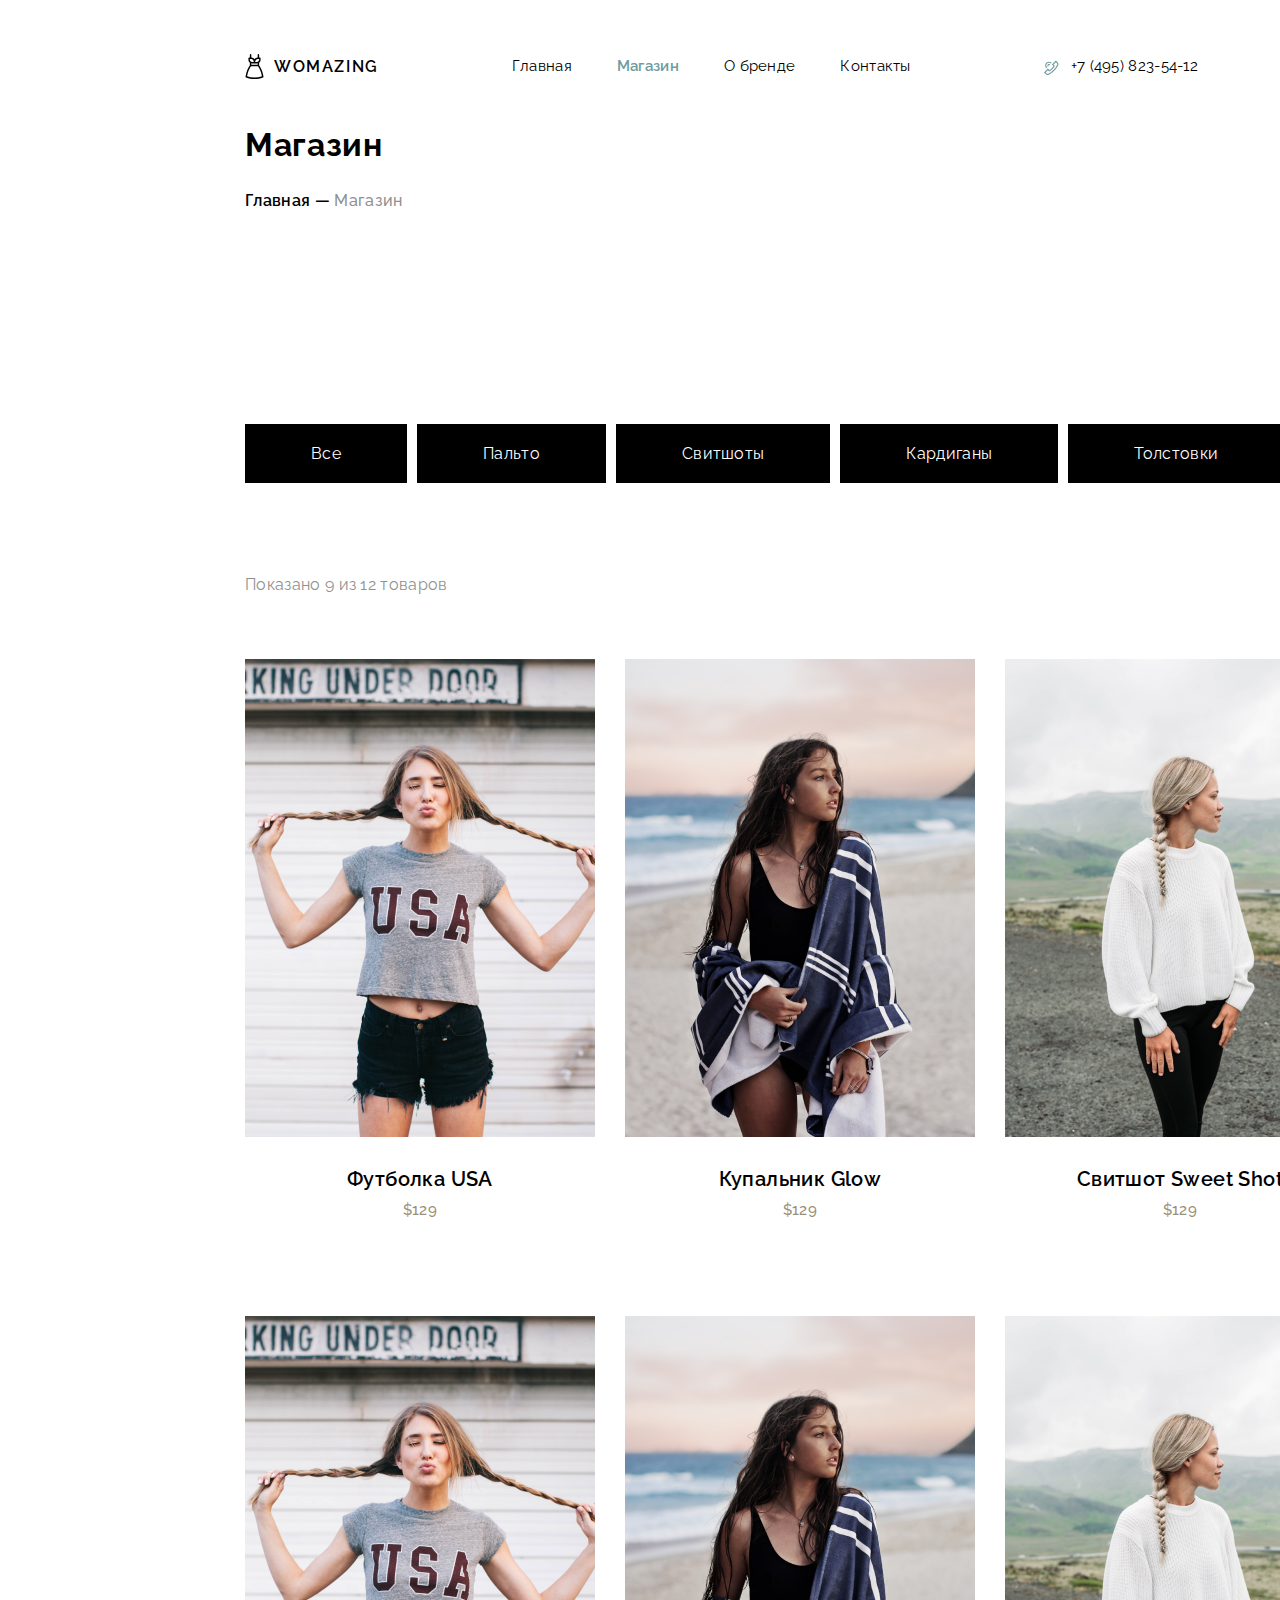
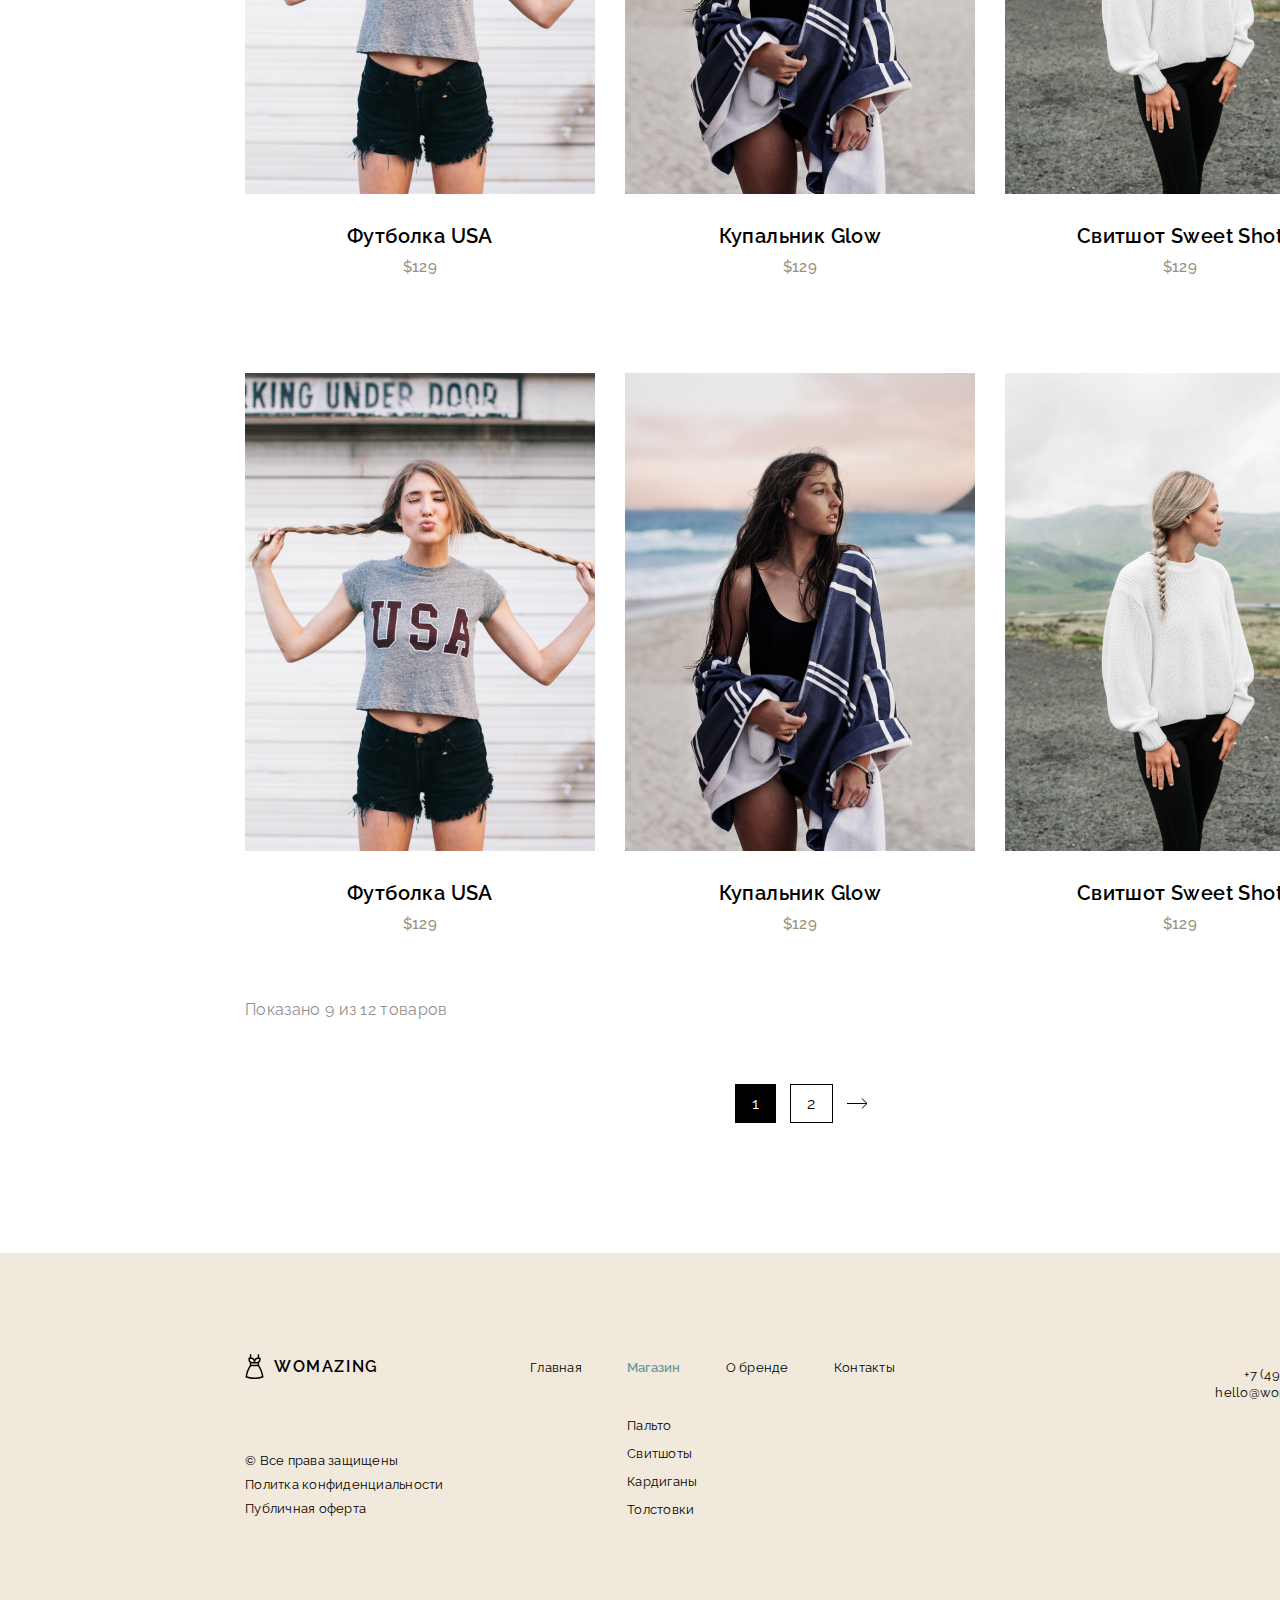
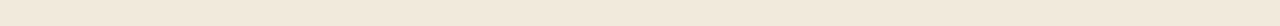
<file: shop_page.html>
<!DOCTYPE html>
<html lang="en">
<head>
    <meta charset="UTF-8">
    <title>WOMAZING</title>
    <link href="https://fonts.googleapis.com/css2?family=Raleway&display=swap" rel="stylesheet">
    <link rel="stylesheet" href="main.css">
    <link rel="stylesheet" href="shop_page.css">
</head>
<body>
<header>
    <div class="logo">
        <object class="logo" type="image/svg+xml" data="img/icons/dress.svg">Your browser does not support SVGs</object>
        <p class="logo">WOMAZING</p>
    </div>
    <nav class="main-navbar">
        <ul>
            <li><a href="main.html">Главная</a></li>
            <li class="active-link">Магазин</li>
            <li><a href="about.html">О бренде</a></li>
            <li><a href="contacts.html">Контакты</a></li>
        </ul>
    </nav>
    <div class="tel">
        <object class="tel" type="image/svg+xml" data="img/icons/phone.svg">Your browser does not support SVGs</object>
        <p>+7 (495) 823-54-12</p>
    </div>
    <div class="shop-cart">
        <a href="cart.html"><img src="img/icons/shop-card.svg" alt=""></a>
    </div>
</header>
<h1>Магазин</h1>
<div class="nav_scrums">
    <p>Главная</p>
    <p>&mdash;</p>
    <p class="active_scrum">Магазин</p>
</div>

<div class="nav-buttons">
    <a href="#">Все</a>
    <a href="#">Пальто</a>
    <a href="#">Свитшоты</a>
    <a href="#">Кардиганы</a>
    <a href="#">Толстовки</a>
</div>

<div class="shown_goods">
    <p>Показано 9 из 12 товаров</p>
</div>

<div class="shop_page__cards">
    <div class="n-c_card">
        <img src="img/new-collection1.png" alt="t-shirt">
        <div class="n-c_card__info">
            <p class="n-c_card__name">Футболка USA</p>
            <p class="n-c_card__price">$129</p>
        </div>
    </div>

    <div class="n-c_card">
        <img src="img/new-collection2.png" alt="bikini">
        <div class="n-c_card__info">
            <p class="n-c_card__name">Купальник Glow</p>
            <p class="n-c_card__price">$129</p>
        </div>
    </div>

    <div class="n-c_card">
        <img src="img/new-collection3.png" alt="sweather">
        <div class="n-c_card__info">
            <p class="n-c_card__name">Свитшот Sweet Shot</p>
            <p class="n-c_card__price">$129</p>
        </div>
    </div>

    <div class="n-c_card">
        <img src="img/new-collection1.png" alt="t-shirt">
        <div class="n-c_card__info">
            <p class="n-c_card__name">Футболка USA</p>
            <p class="n-c_card__price">$129</p>
        </div>
    </div>

    <div class="n-c_card">
        <img src="img/new-collection2.png" alt="bikini">
        <div class="n-c_card__info">
            <p class="n-c_card__name">Купальник Glow</p>
            <p class="n-c_card__price">$129</p>
        </div>
    </div>

    <div class="n-c_card">
        <img src="img/new-collection3.png" alt="sweather">
        <div class="n-c_card__info">
            <p class="n-c_card__name">Свитшот Sweet Shot</p>
            <p class="n-c_card__price">$129</p>
        </div>
    </div>

    <div class="n-c_card">
        <img src="img/new-collection1.png" alt="t-shirt">
        <div class="n-c_card__info">
            <p class="n-c_card__name">Футболка USA</p>
            <p class="n-c_card__price">$129</p>
        </div>
    </div>

    <div class="n-c_card">
        <img src="img/new-collection2.png" alt="bikini">
        <div class="n-c_card__info">
            <p class="n-c_card__name">Купальник Glow</p>
            <p class="n-c_card__price">$129</p>
        </div>
    </div>

    <div class="n-c_card">
        <img src="img/new-collection3.png" alt="sweather">
        <div class="n-c_card__info">
            <p class="n-c_card__name">Свитшот Sweet Shot</p>
            <p class="n-c_card__price">$129</p>
        </div>
    </div>
</div>

<div class="shown_goods">
    <p>Показано 9 из 12 товаров</p>
</div>

<div class="page_nav">
    <a class="active" href="#">1</a>
    <a href="#">2</a>
    <object data="img/icons/side_arrow.svg" type="image/svg+xml"></object>
</div>

<footer>
    <div class="footer-left">
        <div class="logo">
            <object class="logo" type="image/svg+xml" data="img/icons/dress.svg">Your browser does not support SVGs
            </object>
            <p class="logo">WOMAZING</p>
        </div>
        <div class="rights">
            <p>&copy; Все права защищены</p>
            <p>Политка конфиденциальности</p>
            <p>Публичная оферта</p>
        </div>
    </div>

    <div class="footer-center">
        <nav class="footer-navbar">
            <ul>
                <li><a href="main.html">Главная</a></li>
                <li class="active-link">Магазин</li>
                <li><a href="about.html">О бренде</a></li>
                <li><a href="contacts.html">Контакты</a></li>
            </ul>
        </nav>
        <ul class="categories">
            <li><a href="#">Пальто</a></li>
            <li><a href="#">Свитшоты</a></li>
            <li><a href="#">Кардиганы</a></li>
            <li><a href="#">Толстовки</a></li>
        </ul>
    </div>

    <div class="footer-right">
        <div class="contacts">
            <p>+7 (495) 823-54-12</p>
            <p>hello@womazing.com</p>
        </div>
        <div class="socials">
            <object class="inst" type="image/svg+xml" data="img/icons/instagram.svg">Your browser does not support
                SVGs
            </object>
            <object class="facebook" type="image/svg+xml" data="img/icons/facebook.svg">Your browser does not support
                SVGs
            </object>
            <object class="twitter" type="image/svg+xml" data="img/icons/twitter.svg">Your browser does not support
                SVGs
            </object>
        </div>
        <img class="payment" src="img/visa-mc.png" alt="">
    </div>
</footer>


</body>
</html>
</file>
<file: main.css>
* {
    margin: 0;
    padding: 0;
    box-sizing: border-box;
    transition: 0.5s ease;
    scroll-behavior: smooth;
    letter-spacing: 0.02em;
}

body {
    width: 1110px;
    height: 28px;
    margin-left: 245px;
    margin-top: 51px;
    font-family: 'Raleway', sans-serif;
}

header {
    display: flex;
    justify-content: space-between;
    margin-bottom: 45px;
    font-weight: 400;
    font-size: 15px;
    line-height: 140%;
}

p.logo {
    font-weight: 600;
    font-size: 16px;
    line-height: 19px;
    letter-spacing: 0.1em;
}

a {
    text-decoration: none;
    color: black;
}

.active-link {
    color: #6E9C9F;
    font-weight: 600;
}

li {
    list-style-type: none;
}

div.logo, div.tel {
    display: flex;
    align-items: center;
    gap: 10px;
}

nav.main-navbar {
    display: flex;
    align-items: center;
}

ul {
    display: flex;
    gap: 45px;
}

ul a:hover {
    border-bottom: 1px solid;
}





section {
    margin-bottom: 130px;
}

section.main-page {
    display: grid;
    grid-template-columns: 50% 50%;
    height: 700px;
}

.slide2, .slide3 {
    display: none;
}

.main-slider {
    margin-top: 124px;
}

h1.slider_name {
    width: 585px;
    font-size: 55px;
    line-height: 110%;
}

p.slider_text {
    width: 385px;
    font-weight: 400;
    font-size: 20px;
    line-height: 140%;
    text-align: right;
    margin-top: 45px;
    margin-bottom: 52px;
}

div.buttons {
    display: flex;
    margin-left: 75px;
}

button.arrow-down {
    width: 67px;
    height: 67px;
    background: rgba(110, 156, 159, 0.1);
    border: none;
}

button.arrow-down > a {
    padding: 34px 26px 17px 26px;
}

button.open-shop1 {
    width: 243px;
    height: 67px;
    background: #6E9C9F;
    border: none;
}

button.open-shop1 > a {
    padding: 22px 50px;
    font-size: 17px;
    line-height: 138.9%;
    text-align: center;
    color: #ffffff;
}

button.open-shop1 > a:hover {
    background: #509498;
}

.m-s_indicators {
    display: flex;
    gap: 12px;
    margin-top: 126px;
    margin-left: 271px;
}

.m-s_indicator {
    width: 30px;
    height: 4px;
    background: #D1D1D1;
    border: none;
}

.active-slide {
    background: black;
}

.r-s_back {
    position: absolute;
    width: 705px;
    height: 826px;
    left: 895px;
    top: 0;
    background: #F1EADC;
    z-index: -1;
}

.m-p_photo1 {
    position: absolute;
    margin-left: 143px;
}

.m-p_photo2 {
    position: absolute;
    left: 1263px;
    top: 243px;
}

.m-p_photo3 {
    position: absolute;
    top: 508px;
}





h2 {
    margin-bottom: 92px;
    font-size: 40px;
    line-height: 110%;
}

div.n-c_cards {
    display: flex;
    gap: 30px;
    align-items: center;
}

.n-c_card__info {
    display: flex;
    margin-top: 24px;
    margin-bottom: 65px;
    flex-direction: column;
    align-items: center;
    gap: 7px;
    height: 56px;
}

.n-c_card__name {
    font-weight: 600;
    font-size: 20px;
    line-height: 140%;
}

.n-c_card__price {
    font-weight: 500;
    font-size: 15px;
    line-height: 140%;
    color: #998E78;
}

button.open-shop2 {
    display: flex;
    margin-left: 433.5px;
    width: 242.8px;
    height: 67px;
    background: transparent;
    border: 1px solid #6E9C9F;
}

button.open-shop2 > a {
    padding: 21px 49px;
    font-size: 17px;
    line-height: 138.9%;
    text-align: center;
    color: #6E9C9F;
}

button.open-shop2 > a:hover {
    background: #6E9C9F;
    color: white;
}





h3 {
    font-weight: 600;
    font-size: 25px;
    line-height: 140%;
}

.values {
    display: flex;
    gap: 75px;
}

.value_name {
    margin-top: 37px;
    margin-bottom: 24px;
}

.value_text {
    font-weight: 500;
    font-size: 17px;
    line-height: 140%;
}





.staff {
    display: flex;
    flex-direction: row;
    align-items: center;
    gap: 124px;
}

.staff_text {
    display: flex;
    flex-direction: column;
    width: 255px;
    gap: 28px;
}

.staff_text > a {
    color: #6E9C9F;
    width: 175px;
}

.staff_text > a:hover {
    border-bottom: 1px solid;
}





footer {
    display: grid;
    align-items: center;
    grid-template-columns: 285px 665px 160px;
    width: 1600px;
    margin-left: -245px;
    margin-top: 130px;
    background: #F1EADC;
    padding: 101px 245px;
    font-weight: 400;
    font-size: 13px;
    line-height: 140%;
}

.footer-left {
    display: flex;
    flex-direction: column;
    gap: 73px;
}

.rights > p {
    margin-bottom: 6px;
}

.footer-center {
    display: flex;
    flex-direction: column;
    gap: 39px;
}

ul.categories {
    flex-direction: column;
    gap: 10px;
    margin-left: 97px;
}

.footer-right {
    display: flex;
    flex-direction: column;
    gap: 30px;
    text-align: right;
}

.payment {
    width: 68px;
    margin-left: 90px;
}
</file>
<file: about.css>
div.nav_scrums {
  margin-top: 28px;
  margin-bottom: 214px;
}
div.nav_scrums p {
  display: inline;
  font-weight: 600;
}
div.nav_scrums p.active_scrum {
  font-weight: 500;
  color: #919191;
}

article {
  grid-template-columns: 50% 50%;
  display: flex;
  gap: 94px;
  margin-bottom: 130px;
}
article div {
  display: inline;
  flex-direction: row;
}
article div.txt {
  margin-top: 77px;
}
article h3 {
  margin-bottom: 46px;
}
article p {
  line-height: 140%;
  margin-bottom: 23.8px;
}

button.open-shop {
  width: 260px;
  height: 68px;
  background-color: #6E9C9F;
  border: none;
  margin-left: 423.5px;
}
button.open-shop a {
  padding: 22px 50px;
  font-size: 17px;
  line-height: 138.9%;
  color: white;
}
button.open-shop:hover {
  background: #509498;
}

/*# sourceMappingURL=about.css.map */
</file>
<file: cart.css>
div.nav_scrums {
  margin-top: 28px;
  margin-bottom: 214px;
}
div.nav_scrums p {
  display: inline;
  font-weight: 600;
}
div.nav_scrums p.active_scrum {
  font-weight: 500;
  color: #919191;
}

.cart-names, .cart-values {
  display: grid;
  grid-template-columns: 475px 1fr 1fr 1fr;
  align-items: center;
  font-size: 17px;
}

.cart-names {
  font-weight: 600;
  margin-bottom: 26px;
}

hr {
  width: 1108px;
  border: 1px solid #CCCCCC;
}

.cart-values {
  margin-top: 49px;
  margin-bottom: 77px;
}
.cart-values .item {
  display: flex;
  gap: 36px;
  align-items: center;
}
.cart-values img {
  width: 137px;
}

.cart-actions {
  margin-bottom: 88px;
}
.cart-actions button + button {
  margin-left: 334px;
}
.cart-actions input {
  height: 68px;
  width: 255px;
  border: none;
  border-bottom: solid 1px black;
  margin-right: 16px;
  font-size: 17px;
}
.cart-actions button {
  width: 248px;
  height: 68px;
  background: transparent;
  border: 1px solid #6E9C9F;
  color: #6E9C9F;
  padding: 22px 25px;
  line-height: 138.9%;
  text-align: center;
  font-size: 17px;
}
.cart-actions button:hover {
  background: #6E9C9F;
  color: white;
  cursor: pointer;
}

.cart-cost {
  margin-left: 570px;
}
.cart-cost p {
  font-size: 17px;
}
.cart-cost div {
  display: flex;
  margin-top: 28px;
  gap: 15px;
  align-items: center;
}
.cart-cost div p {
  width: 287px;
  height: 68px;
  line-height: 68px;
  font-size: 25px;
  background-color: #F1EADC;
  padding-left: 31px;
  padding-right: 51px;
}
.cart-cost button {
  width: 243px;
  height: 67px;
  background: #6E9C9F;
  border: none;
  color: #ffffff;
  font-size: 17px;
}
.cart-cost button:hover {
  background: #509498;
}
.cart-cost button a {
  padding: 22px 50px;
  color: white;
}

/*# sourceMappingURL=cart.css.map */
</file>
<file: checkout.css>
/*# sourceMappingURL=checkout.css.map */
</file>
<file: contacts.css>
div.nav_scrums {
  margin-top: 28px;
  margin-bottom: 214px;
}

div.nav_scrums p {
  display: inline;
  font-weight: 600;
}

div.nav_scrums p.active_scrum {
  font-weight: 500;
  color: #919191;
}

.map {
  width: 1109px;
  height: 476px;
  margin-bottom: 130px;
}

.contact-row {
  display: flex;
  gap: 111px;
  margin-bottom: 130px;
}
.contact-row p:nth-child(2) {
  margin-top: 19px;
  font-size: 20px;
}

form {
  display: flex;
  flex-direction: column;
  width: 350px;
  gap: 35px;
}
form input {
  height: 40px;
}
form input, form textarea {
  border: none;
  border-bottom: solid 1px black;
}
form textarea {
  width: 443px;
  height: 134px;
}

button {
  width: 189px;
  height: 67px;
  background: #6E9C9F;
  border: none;
}
button a {
  padding: 22px 50px;
  font-size: 17px;
  line-height: 138.9%;
  text-align: center;
  color: #ffffff;
}
button:hover {
  background: #509498;
}

.success {
  margin-top: 62px;
  width: 437px;
  height: 84px;
  padding: 30px 76px;
  background-color: #F1EADC;
}

/*# sourceMappingURL=contacts.css.map */
</file>
<file: shop_page.css>
.page_nav a.active {
  background-color: black;
  color: white;
}

.nav-buttons a:hover {
  background-color: transparent;
  color: black;
}

.page_nav a:hover {
  background-color: black;
  color: white;
}

div.nav_scrums {
  margin-top: 28px;
  margin-bottom: 214px;
}
div.nav_scrums p {
  display: inline;
  font-weight: 600;
}
div.nav_scrums p.active_scrum {
  font-weight: 500;
  color: #919191;
}

.nav-buttons {
  display: flex;
  flex-direction: row;
  align-items: center;
  gap: 10px;
  margin-bottom: 92px;
}
.nav-buttons a {
  padding: 19px 65px;
  background-color: black;
  color: white;
  border: solid 1px black;
}
.shown_goods {
  color: #919191;
  margin-bottom: 65px;
}

.shop_page__cards {
  display: flex;
  gap: 30px;
  align-items: center;
  flex-wrap: wrap;
}

.page_nav {
  display: flex;
  gap: 14px;
  margin-left: 490px;
}
.page_nav a {
  padding: 9px 16px;
  border: solid 1px black;
}

/*# sourceMappingURL=shop_page.css.map */
</file>
